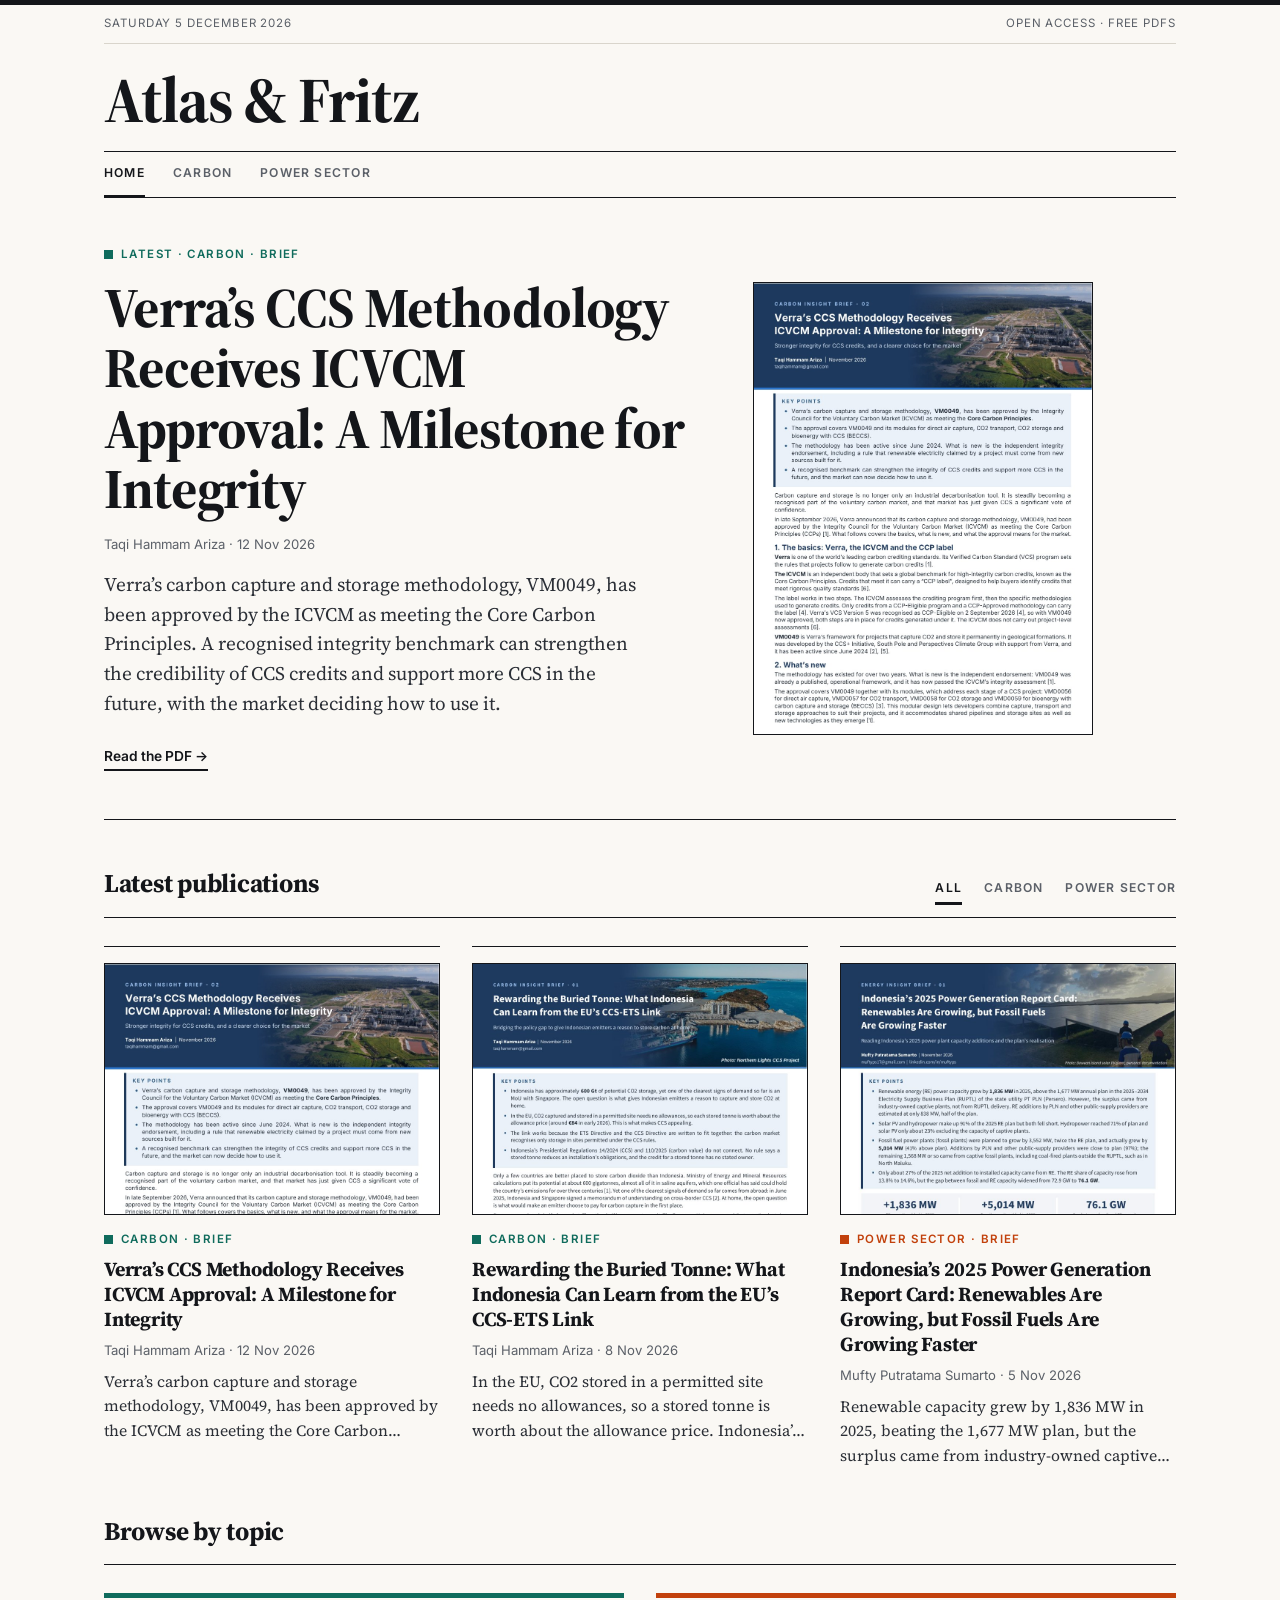
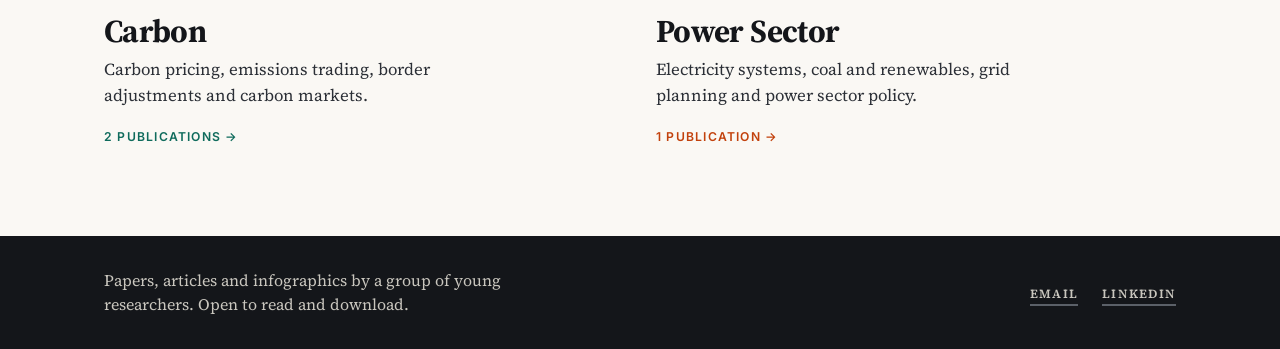
<file: index.html>
<!DOCTYPE html>
<html lang="en">
<head>
  <meta charset="utf-8">
  <meta name="viewport" content="width=device-width, initial-scale=1">
  <title>Research on Carbon and Power</title>
  <meta name="description" content="Papers, articles and infographics on carbon and the power sector.">
  <link rel="preconnect" href="https://fonts.googleapis.com">
  <link rel="preconnect" href="https://fonts.gstatic.com" crossorigin>
  <link href="https://fonts.googleapis.com/css2?family=Inter:wght@400;500;600&family=Source+Serif+4:ital,opsz,wght@0,8..60,400;0,8..60,600;0,8..60,700;1,8..60,400&display=swap" rel="stylesheet">
  <link rel="stylesheet" href="style.css">
</head>
<body>
  <header class="masthead">
    <div class="wrap">
      <div class="topline"><span id="today"></span><span>Open access &middot; Free PDFs</span></div>
      <a class="brand" href="#/" id="brand-name"></a>
      <nav id="nav" aria-label="Main"></nav>
    </div>
  </header>

  <main id="app" class="wrap"></main>

  <footer class="site-footer">
    <div class="wrap footer-inner">
      <p id="footer-about"></p>
      <p class="footer-links"><a id="link-email" href="#">Email</a><a id="link-linkedin" href="#" target="_blank" rel="noopener">LinkedIn</a></p>
    </div>
  </footer>

  <!-- content.js holds your papers; script.js builds the pages -->
  <script src="content.js"></script>
  <script src="script.js"></script>
</body>
</html>
</file>
<file: style.css>
:root {
  --paper: #faf8f4;
  --ink: #14161a;
  --muted: #5b6068;
  --hair: #d9d5cc;
  --serif: "Source Serif 4", Georgia, "Times New Roman", serif;
  --sans: "Inter", system-ui, -apple-system, "Segoe UI", sans-serif;
}

* { box-sizing: border-box; }
html { scroll-behavior: smooth; }
body {
  margin: 0;
  background: var(--paper);
  color: var(--ink);
  font-family: var(--sans);
  line-height: 1.55;
  -webkit-font-smoothing: antialiased;
}
a { color: inherit; }
img { display: block; }
.wrap { max-width: 1120px; margin: 0 auto; padding: 0 24px; }

/* ---------- masthead ---------- */
.masthead { border-top: 5px solid var(--ink); background: var(--paper); }
.topline {
  display: flex; justify-content: space-between; gap: 16px; flex-wrap: wrap;
  padding: 10px 0; border-bottom: 1px solid var(--hair);
  font-size: .72rem; letter-spacing: .08em; text-transform: uppercase; color: var(--muted);
}
.brand {
  display: block; text-decoration: none;
  font-family: var(--serif); font-weight: 700; letter-spacing: -0.02em; line-height: 1.05;
  font-size: clamp(2.1rem, 6.5vw, 4rem); padding: 22px 0 18px;
}
nav { display: flex; gap: 28px; flex-wrap: wrap; border-top: 1px solid var(--ink); border-bottom: 1px solid var(--ink); }
nav a {
  text-decoration: none; padding: 12px 0; margin-bottom: -1px;
  font-size: .76rem; font-weight: 600; letter-spacing: .1em; text-transform: uppercase; color: var(--muted);
  border-bottom: 3px solid transparent;
}
nav a:hover { color: var(--ink); }
nav a.active { color: var(--ink); border-bottom-color: var(--c, var(--ink)); }

/* ---------- shared bits ---------- */
.kicker {
  display: flex; align-items: center; gap: 8px; margin: 0;
  font-size: .72rem; font-weight: 600; letter-spacing: .12em; text-transform: uppercase; color: var(--c);
}
.kicker::before { content: ""; width: 9px; height: 9px; background: var(--c); flex: none; }
.byline { margin: 0; font-size: .82rem; color: var(--muted); }
.textlink {
  display: inline-block; text-decoration: none; font-size: .86rem; font-weight: 600;
  padding-bottom: 2px; border-bottom: 2px solid var(--ink);
}
.textlink:hover { color: var(--c); border-color: var(--c); }
.textlink.off { color: var(--muted); border-bottom: 2px dotted var(--hair); }

/* cover (image or generated placeholder) */
.cover { display: block; overflow: hidden; background: var(--hair); border: 1px solid var(--ink); }
.cover img { width: 100%; height: 100%; object-fit: cover; object-position: top; transition: transform .4s ease; }
.ph {
  width: 100%; height: 100%; padding: 16px; color: #fff; background-color: var(--c);
  background-image: repeating-linear-gradient(0deg, rgba(255,255,255,.08) 0 1px, transparent 1px 16px);
  display: flex; flex-direction: column; justify-content: space-between;
}
.ph-type { font-size: .68rem; font-weight: 600; letter-spacing: .14em; text-transform: uppercase; opacity: .85; }
.ph-topic { font-family: var(--serif); font-weight: 700; font-size: 1.5rem; line-height: 1.1; letter-spacing: -0.01em; }

/* ---------- home: lead story ---------- */
.lead {
  display: grid; grid-template-columns: 1.4fr 1fr; gap: 56px; align-items: center;
  padding: 48px 0; border-bottom: 1px solid var(--ink);
}
.lead h1 {
  font-family: var(--serif); font-weight: 700; letter-spacing: -0.02em; line-height: 1.08;
  font-size: clamp(2rem, 4.8vw, 3.5rem); margin: 14px 0 14px;
}
.lead .dek { font-family: var(--serif); font-size: 1.2rem; line-height: 1.55; color: #2b2f36; margin: 16px 0 24px; max-width: 54ch; }
.lead .cover { aspect-ratio: 3 / 4; max-width: 340px; width: 100%; justify-self: end; }
a.lead-cover:hover img { transform: scale(1.03); }

/* ---------- section heads & tabs ---------- */
.sec-head {
  display: flex; justify-content: space-between; align-items: baseline; gap: 16px; flex-wrap: wrap;
  padding: 44px 0 12px; border-bottom: 1px solid var(--ink); margin-bottom: 28px;
}
.sec-head h2 { font-family: var(--serif); font-weight: 700; font-size: 1.6rem; letter-spacing: -0.01em; margin: 0; }
.tabs { display: flex; gap: 22px; flex-wrap: wrap; }
.tabs button {
  font: inherit; font-size: .76rem; font-weight: 600; letter-spacing: .1em; text-transform: uppercase;
  background: none; border: 0; border-bottom: 3px solid transparent; padding: 4px 0; cursor: pointer; color: var(--muted);
}
.tabs button:hover { color: var(--ink); }
.tabs button.on { color: var(--ink); border-bottom-color: var(--c, var(--ink)); }

/* ---------- home: item grid ---------- */
.grid { display: grid; grid-template-columns: repeat(auto-fill, minmax(280px, 1fr)); gap: 40px 32px; }
.item { display: block; text-decoration: none; color: inherit; border-top: 1px solid var(--ink); padding-top: 16px; }
.item .cover { aspect-ratio: 4 / 3; margin-bottom: 16px; }
.item h3 {
  font-family: var(--serif); font-weight: 700; font-size: 1.25rem; line-height: 1.25; letter-spacing: -0.01em;
  margin: 8px 0 8px; text-underline-offset: 4px; text-decoration-thickness: 2px;
}
.item .sum {
  font-family: var(--serif); font-size: .98rem; color: #2b2f36; margin: 10px 0 0;
  display: -webkit-box; -webkit-line-clamp: 3; -webkit-box-orient: vertical; overflow: hidden;
}
a.item:hover h3 { text-decoration: underline; text-decoration-color: var(--c); }
a.item:hover .cover img { transform: scale(1.04); }

/* ---------- home: topics ---------- */
.topics { display: grid; grid-template-columns: repeat(auto-fit, minmax(280px, 1fr)); gap: 32px; }
.topic { display: block; text-decoration: none; border-top: 5px solid var(--c); padding-top: 16px; }
.topic h3 { font-family: var(--serif); font-weight: 700; font-size: 2rem; letter-spacing: -0.02em; line-height: 1.1; margin: 0 0 8px; }
.topic p { font-family: var(--serif); font-size: 1.05rem; color: #2b2f36; margin: 0 0 14px; max-width: 42ch; }
.topic .count { font-size: .76rem; font-weight: 600; letter-spacing: .1em; text-transform: uppercase; color: var(--c); }
.topic:hover h3 { text-decoration: underline; text-decoration-thickness: 2px; text-underline-offset: 5px; text-decoration-color: var(--c); }

/* ---------- topic page ---------- */
.t-head { padding: 48px 0 28px; }
.t-head .bar { width: 72px; height: 7px; background: var(--c); margin-bottom: 18px; }
.t-head h1 { font-family: var(--serif); font-weight: 700; letter-spacing: -0.02em; line-height: 1.05; font-size: clamp(2.2rem, 6vw, 3.8rem); margin: 0 0 12px; }
.t-head p { font-family: var(--serif); font-style: italic; font-size: 1.2rem; color: var(--muted); margin: 0; max-width: 60ch; }
.tools { display: flex; gap: 28px; flex-wrap: wrap; padding: 18px 0; border-top: 1px solid var(--ink); border-bottom: 1px solid var(--ink); }
.tools input, .tools select {
  font: inherit; font-size: .92rem; color: var(--ink); background: transparent;
  border: 0; border-bottom: 1px solid var(--hair); border-radius: 0; padding: 6px 0;
}
.tools input { flex: 1 1 240px; min-width: 0; }
.tools input:focus, .tools select:focus { outline: none; border-bottom-color: var(--c); }

.list { list-style: none; margin: 0; padding: 0; }
.row {
  display: grid; grid-template-columns: 150px 1fr 120px; gap: 32px; align-items: start;
  padding: 28px 0; border-bottom: 1px solid var(--hair);
}
.row-meta { font-size: .78rem; color: var(--muted); }
.row-meta .d { display: block; font-weight: 600; color: var(--ink); margin-bottom: 4px; }
.row-meta .t { letter-spacing: .1em; text-transform: uppercase; font-size: .68rem; font-weight: 600; color: var(--c); }
.row h3 { font-family: var(--serif); font-weight: 700; font-size: 1.45rem; line-height: 1.25; letter-spacing: -0.01em; margin: 0 0 6px; }
.row h3 a { text-decoration: none; }
.row h3 a:hover { text-decoration: underline; text-decoration-color: var(--c); text-decoration-thickness: 2px; text-underline-offset: 4px; }
.row .sum { font-family: var(--serif); font-size: 1.02rem; color: #2b2f36; margin: 10px 0 16px; max-width: 62ch; }
.row .cover { aspect-ratio: 3 / 4; width: 120px; }
.row .ph { padding: 10px; }
.row .ph-topic { font-size: .95rem; }
.row .ph-type { font-size: .58rem; }
.empty { padding: 40px 0; color: var(--muted); font-family: var(--serif); font-size: 1.1rem; }

/* ---------- footer ---------- */
.site-footer { margin-top: 88px; background: var(--ink); color: #e7e5df; }
.footer-inner { display: flex; justify-content: space-between; align-items: center; gap: 20px; flex-wrap: wrap; padding-top: 32px; padding-bottom: 32px; }
.footer-inner p { margin: 0; font-family: var(--serif); font-size: 1rem; max-width: 52ch; color: #c9c6be; }
.footer-links a { margin-left: 24px; text-decoration: none; font-size: .78rem; font-weight: 600; letter-spacing: .1em; text-transform: uppercase; border-bottom: 2px solid #5b6068; padding-bottom: 2px; }
.footer-links a:first-child { margin-left: 0; }
.footer-links a:hover { border-color: #fff; }

/* ---------- phones & small screens ---------- */
@media (max-width: 820px) {
  .lead { grid-template-columns: 1fr; gap: 28px; padding: 32px 0; }
  .lead .cover { justify-self: start; max-width: 260px; }
  .lead-text { order: 2; }
  .lead-cover { order: 1; }
}
@media (max-width: 640px) {
  .wrap { padding: 0 18px; }
  nav { gap: 20px; }
  .row { grid-template-columns: 1fr 84px; gap: 6px 18px; }
  .row-meta { grid-column: 1 / -1; display: flex; gap: 12px; align-items: baseline; }
  .row-meta .d { margin: 0; }
  .row .cover { width: 84px; grid-column: 2; grid-row: 2; }
  .row-main { grid-column: 1; grid-row: 2; }
  .row h3 { font-size: 1.2rem; }
}

@media (prefers-reduced-motion: reduce) {
  * { transition: none !important; }
  html { scroll-behavior: auto; }
}
</file>
